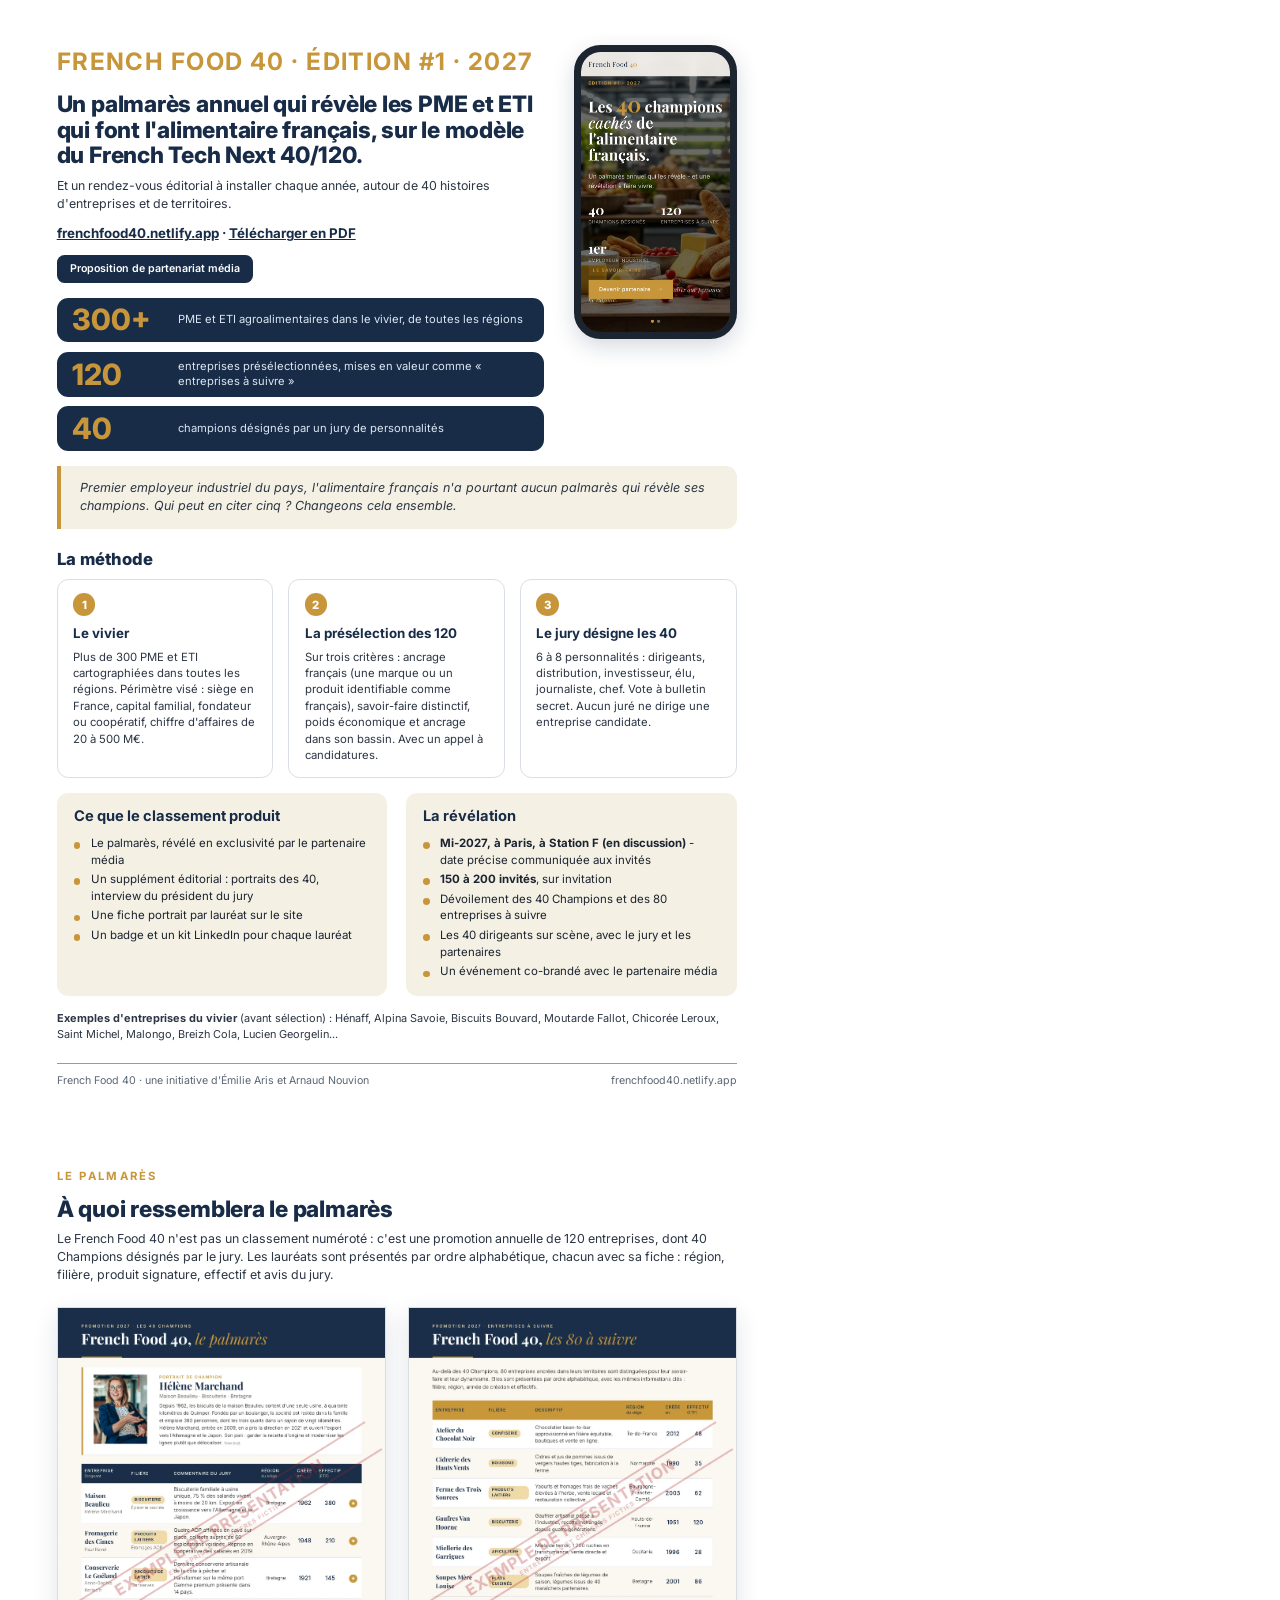
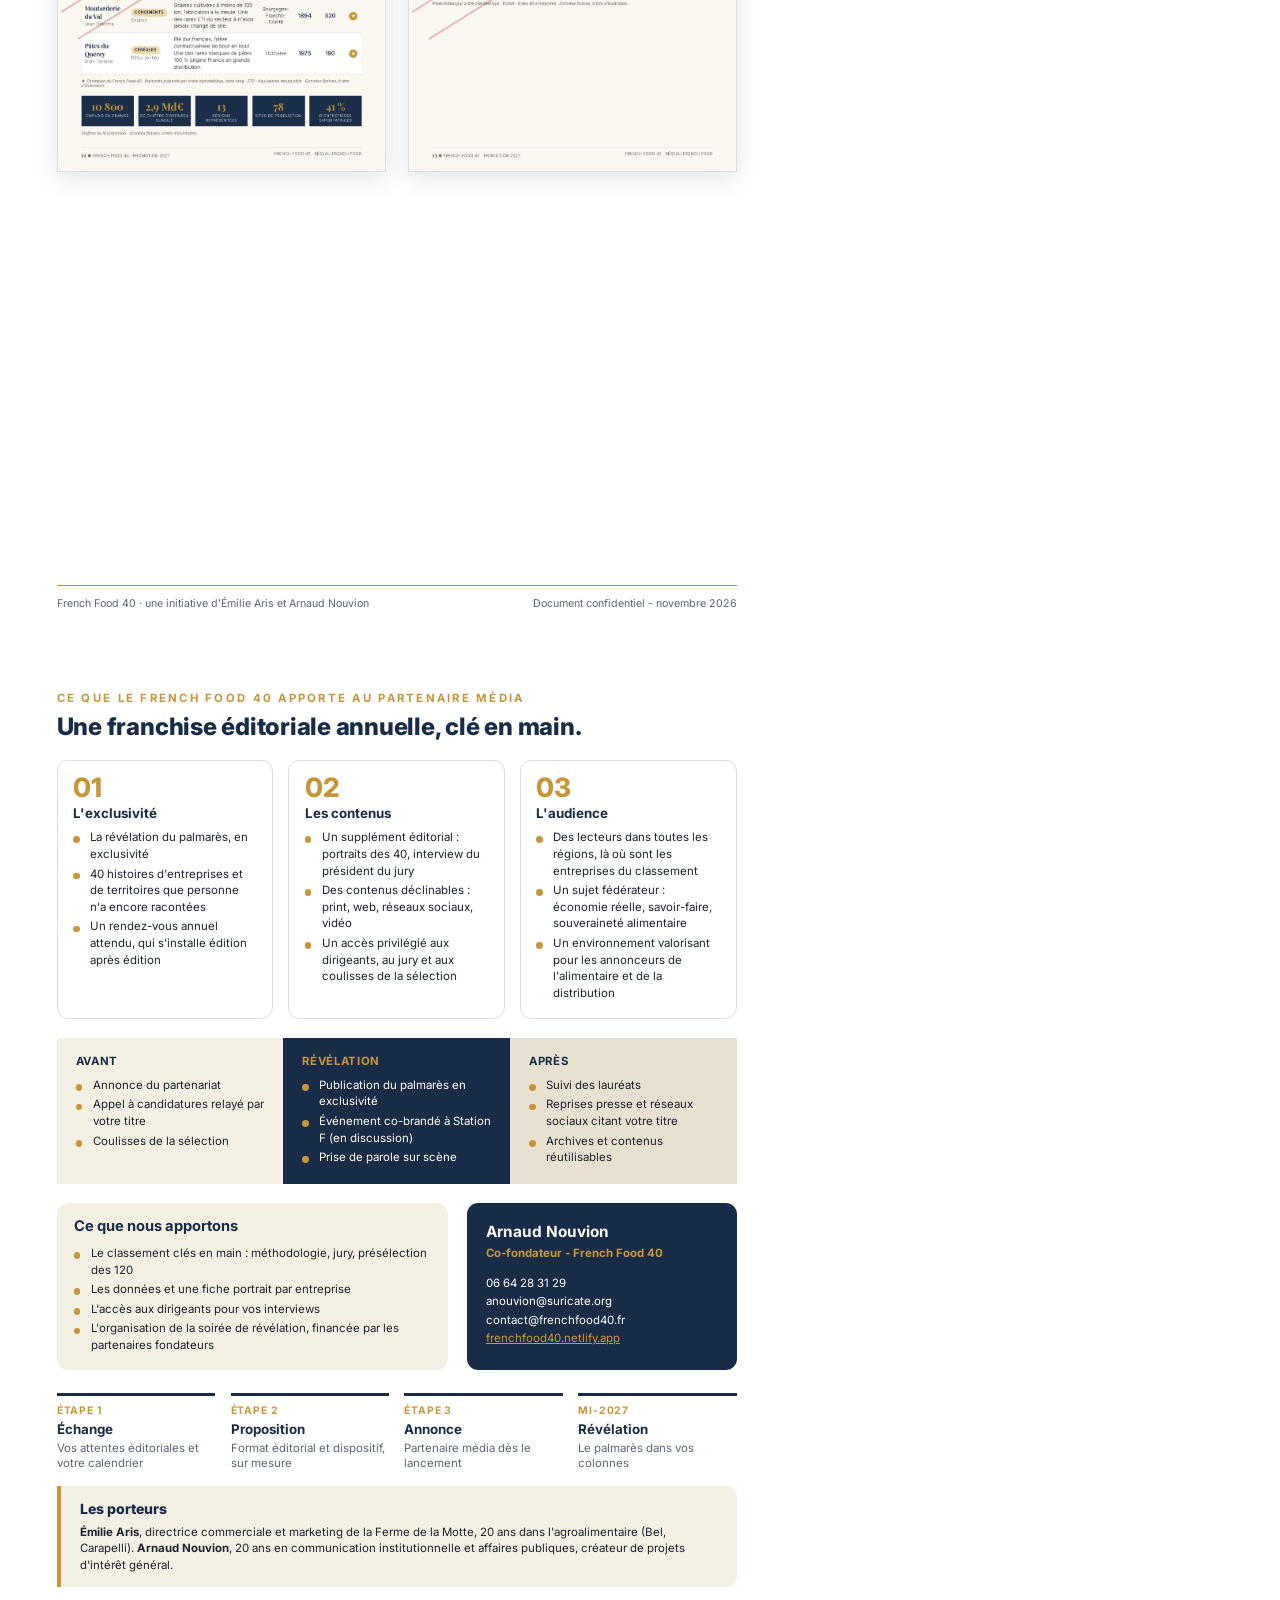
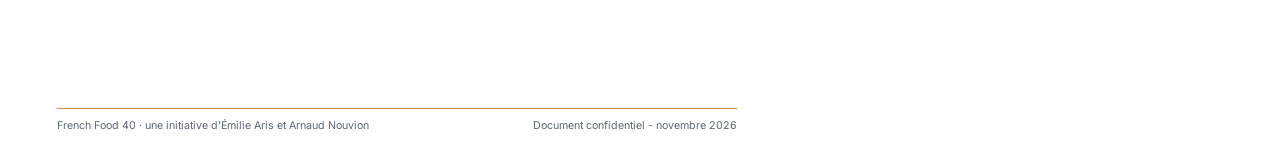
<file: dossier-partenaires/dossier_partenaires_french_food_40.html>
<!doctype html>
<html lang="fr"><head><meta charset="utf-8">
<link rel="preconnect" href="https://fonts.googleapis.com"><link rel="preconnect" href="https://fonts.gstatic.com" crossorigin>
<link href="https://fonts.googleapis.com/css2?family=Inter:ital,wght@0,400;0,600;0,700;0,800;1,400&display=swap" rel="stylesheet">
<style>
@page { size: A4; margin: 0; }
* { box-sizing: border-box; margin: 0; padding: 0; }
body { font-family: "Inter", sans-serif; color: #1c2430; font-size: 10pt; line-height: 1.45; }
.page { width: 210mm; height: 297mm; padding: 12mm 15mm 12mm; position: relative; page-break-after: always; overflow: hidden; }
.page:last-child { page-break-after: auto; }
:root { --navy:#182c48; --gold:#c8963a; --sand:#f4f0e4; --sand2:#e8e0d0; --line:#d9dee5; --muted:#5b6675; --disp:"Inter Display","Inter",sans-serif; }
.eyebrow { color:var(--gold); font-weight:700; font-size:8.5pt; text-transform:uppercase; letter-spacing:.2em; }
h1 { font-family:var(--disp); font-size:17pt; line-height:1.12; color:var(--navy); font-weight:800; margin-top:3mm; letter-spacing:-.01em; }
.sub { font-size:9.3pt; color:#2c3644; margin-top:2.5mm; }
.url { margin-top:3mm; font-weight:700; color:var(--navy); font-size:10pt; }
.url a { color:var(--navy); text-decoration:underline; }
.chip { display:inline-block; margin-top:3mm; background:var(--navy); color:#fff; font-size:8pt; font-weight:600; padding:1.6mm 3.5mm; border-radius:2mm; }
.hero { display:grid; grid-template-columns:1fr 43mm; gap:8mm; align-items:start; }
.phone { border:2mm solid #1c2430; border-radius:7mm; overflow:hidden; background:#1c2430; box-shadow:0 2mm 6mm rgba(24,44,72,.18); }
.phone img { display:block; width:100%; border-radius:5mm; }
.stats { display:grid; grid-template-columns:1fr; gap:2.5mm; margin-top:4mm; }
.stat { background:var(--navy); color:#fff; border-radius:3mm; padding:2mm 4mm; display:grid; grid-template-columns:28mm 1fr; align-items:center; }
.stat .n { font-family:var(--disp); font-size:22pt; font-weight:800; line-height:1; color:var(--gold); }
.stat .l { font-size:8.4pt; line-height:1.35; color:#dce6f2; }
.quote { margin-top:4mm; border-left:4px solid var(--gold); background:var(--sand); padding:3.5mm 5mm; font-style:italic; font-size:9.4pt; color:#2c3644; border-radius:0 3mm 3mm 0; }
h2 { font-family:var(--disp); font-size:12.5pt; color:var(--navy); font-weight:800; margin-top:5mm; margin-bottom:2mm; }
.three { display:grid; grid-template-columns:repeat(3,1fr); gap:4mm; }
.card { background:#fff; border:1px solid var(--line); border-radius:3mm; padding:3.5mm 4mm; }
.card .k { width:6mm; height:6mm; border-radius:50%; background:var(--gold); color:#fff; font-weight:800; font-size:8.5pt; display:flex; align-items:center; justify-content:center; margin-bottom:2mm; }
.card h3 { font-size:10pt; color:var(--navy); margin-bottom:1.5mm; }
.card p { font-size:8.5pt; color:#2c3644; }
.two { display:grid; grid-template-columns:1fr 1fr; gap:5mm; margin-top:4mm; }
.box { background:var(--sand); border-radius:3mm; padding:3.5mm 4.5mm; }
.box h3 { font-size:11pt; color:var(--navy); margin-bottom:2mm; }
ul.clean { list-style:none; }
ul.clean li { padding-left:4.5mm; position:relative; margin:.8mm 0; font-size:8.6pt; }
ul.clean li::before { content:""; position:absolute; left:0; top:1.9mm; width:1.8mm; height:1.8mm; border-radius:50%; background:var(--gold); }
.ex { margin-top:4mm; font-size:8.2pt; color:#2c3644; }
.foot { position:absolute; left:15mm; right:15mm; bottom:9mm; display:flex; justify-content:space-between; font-size:8pt; color:var(--muted); border-top:1px solid var(--gold); padding-top:2.5mm; }
/* page 2 */
.big { font-family:var(--disp); font-size:18pt; line-height:1.1; color:var(--navy); font-weight:800; margin-top:2mm; letter-spacing:-.01em; }
.num { font-family:var(--disp); font-size:20pt; font-weight:800; color:var(--gold); line-height:1; margin-bottom:1mm; }
.card.c2 { padding:3.5mm 4mm; }
.card.c2 li { font-size:8.6pt; }
.strip { display:grid; grid-template-columns:1fr 1fr 1fr; margin-top:5mm; }
.strip > div { padding:4mm 5mm; background:var(--sand); }
.strip .s2 { background:var(--navy); color:#fff; }
.strip .s3 { background:var(--sand2); }
.strip .w { font-size:8.5pt; font-weight:700; text-transform:uppercase; letter-spacing:.06em; color:var(--navy); margin-bottom:2mm; }
.strip .s2 .w { color:var(--gold); }
.strip li { font-size:8.4pt; }
.strip .s2 li::before { background:var(--gold); }
.row { display:grid; grid-template-columns:1.45fr 1fr; gap:5mm; margin-top:5mm; }
.contact { background:var(--navy); color:#fff; border-radius:3mm; padding:4.5mm 5mm; font-size:8.6pt; line-height:1.6; }
.contact b { font-size:11.5pt; display:block; }
.contact .role { color:var(--gold); font-weight:700; margin-bottom:3mm; display:block; }
.contact a { color:var(--gold); text-decoration:underline; }
.steps { display:grid; grid-template-columns:repeat(4,1fr); gap:4mm; margin-top:6mm; }
.steps > div { border-top:3px solid var(--navy); padding-top:2mm; }
.steps .e { font-size:7.8pt; font-weight:700; text-transform:uppercase; letter-spacing:.08em; color:var(--gold); }
.steps b { display:block; font-size:10pt; color:var(--navy); margin-top:.5mm; }
.steps span { font-size:8.6pt; color:var(--muted); line-height:1.3; display:block; margin-top:.5mm; }
.porteurs { margin-top:4mm; background:var(--sand); border-left:4px solid var(--gold); border-radius:0 3mm 3mm 0; padding:3.5mm 5mm; font-size:8.6pt; }
.porteurs .h { font-weight:800; color:var(--navy); font-size:10.5pt; margin-bottom:1mm; }
.eyebrow-marque { font-size:18pt; letter-spacing:.06em; }
.maquette { display:grid; grid-template-columns:1fr 1fr; gap:6mm; margin-top:6mm; }
.maquette img { display:block; width:100%; height:auto; border:1px solid var(--line); box-shadow:0 2mm 6mm rgba(24,44,72,.12); }
.pdf-link { color:var(--navy); font-weight:700; text-decoration:underline; }
@media print { .pdf-link { display:none; } }
</style></head><body>

<section class="page">
  <div class="hero">
    <div>
      <div class="eyebrow eyebrow-marque">French Food 40 · Édition #1 · 2027</div>
      <h1>Un palmarès annuel qui révèle les PME et ETI qui font l'alimentaire français, sur le modèle du French Tech Next 40/120.</h1>
      <p class="sub">Et un rendez-vous éditorial à installer chaque année, autour de 40 histoires d'entreprises et de territoires.</p>
      <div class="url"><a href="https://frenchfood40.netlify.app/">frenchfood40.netlify.app</a> · <a class="pdf-link" href="dossier_partenaires_french_food_40.pdf" download>Télécharger en PDF</a></div>
      <span class="chip">Proposition de partenariat média</span>
      <div class="stats">
        <div class="stat"><div class="n">300+</div><div class="l">PME et ETI agroalimentaires dans le vivier, de toutes les régions</div></div>
        <div class="stat"><div class="n">120</div><div class="l">entreprises présélectionnées, mises en valeur comme « entreprises à suivre »</div></div>
        <div class="stat"><div class="n">40</div><div class="l">champions désignés par un jury de personnalités</div></div>
      </div>
    </div>
    <div class="phone"><img src="site_mobile.png" alt=""></div>
  </div>

  <div class="quote">Premier employeur industriel du pays, l'alimentaire français n'a pourtant aucun palmarès qui révèle ses champions. Qui peut en citer cinq ? Changeons cela ensemble.</div>

  <h2>La méthode</h2>
  <div class="three">
    <div class="card"><div class="k">1</div><h3>Le vivier</h3><p>Plus de 300 PME et ETI cartographiées dans toutes les régions. Périmètre visé : siège en France, capital familial, fondateur ou coopératif, chiffre d'affaires de 20 à 500 M€.</p></div>
    <div class="card"><div class="k">2</div><h3>La présélection des 120</h3><p>Sur trois critères : ancrage français (une marque ou un produit identifiable comme français), savoir-faire distinctif, poids économique et ancrage dans son bassin. Avec un appel à candidatures.</p></div>
    <div class="card"><div class="k">3</div><h3>Le jury désigne les 40</h3><p>6 à 8 personnalités : dirigeants, distribution, investisseur, élu, journaliste, chef. Vote à bulletin secret. Aucun juré ne dirige une entreprise candidate.</p></div>
  </div>

  <div class="two">
    <div class="box"><h3>Ce que le classement produit</h3>
      <ul class="clean">
        <li>Le palmarès, révélé en exclusivité par le partenaire média</li>
        <li>Un supplément éditorial : portraits des 40, interview du président du jury</li>
        <li>Une fiche portrait par lauréat sur le site</li>
        <li>Un badge et un kit LinkedIn pour chaque lauréat</li>
      </ul></div>
    <div class="box"><h3>La révélation</h3>
      <ul class="clean">
        <li><b>Mi-2027, à Paris, à Station F (en discussion)</b> - date précise communiquée aux invités</li>
        <li><b>150 à 200 invités</b>, sur invitation</li>
        <li>Dévoilement des 40 Champions et des 80 entreprises à suivre</li>
        <li>Les 40 dirigeants sur scène, avec le jury et les partenaires</li>
        <li>Un événement co-brandé avec le partenaire média</li>
      </ul></div>
  </div>

  <p class="ex"><b>Exemples d'entreprises du vivier</b> (avant sélection) : Hénaff, Alpina Savoie, Biscuits Bouvard, Moutarde Fallot, Chicorée Leroux, Saint Michel, Malongo, Breizh Cola, Lucien Georgelin...</p>

  <div class="foot"><span>French Food 40 · une initiative d'Émilie Aris et Arnaud Nouvion</span><span>frenchfood40.netlify.app</span></div>
</section>

<section class="page">
  <div class="eyebrow">Le palmarès</div>
  <h1>À quoi ressemblera le palmarès</h1>
  <p class="sub">Le French Food 40 n'est pas un classement numéroté : c'est une promotion annuelle de 120 entreprises, dont 40 Champions désignés par le jury. Les lauréats sont présentés par ordre alphabétique, chacun avec sa fiche : région, filière, produit signature, effectif et avis du jury.</p>
  <div class="maquette">
    <img src="palmares-exemple-1.webp" width="1653" height="2339" alt="Maquette de la page 1 du palmarès : les 40 Champions">
    <img src="palmares-exemple-2.webp" width="1653" height="2339" alt="Maquette de la page 2 du palmarès : les 80 entreprises à suivre">
  </div>
  <div class="foot"><span>French Food 40 · une initiative d'Émilie Aris et Arnaud Nouvion</span><span>Document confidentiel - novembre 2026</span></div>
</section>

<section class="page">
  <div class="eyebrow">Ce que le French Food 40 apporte au partenaire média</div>
  <div class="big">Une franchise éditoriale annuelle, clé en main.</div>

  <div class="three" style="margin-top:5mm">
    <div class="card c2"><div class="num">01</div><h3>L'exclusivité</h3>
      <ul class="clean"><li>La révélation du palmarès, en exclusivité</li><li>40 histoires d'entreprises et de territoires que personne n'a encore racontées</li><li>Un rendez-vous annuel attendu, qui s'installe édition après édition</li></ul></div>
    <div class="card c2"><div class="num">02</div><h3>Les contenus</h3>
      <ul class="clean"><li>Un supplément éditorial : portraits des 40, interview du président du jury</li><li>Des contenus déclinables : print, web, réseaux sociaux, vidéo</li><li>Un accès privilégié aux dirigeants, au jury et aux coulisses de la sélection</li></ul></div>
    <div class="card c2"><div class="num">03</div><h3>L'audience</h3>
      <ul class="clean"><li>Des lecteurs dans toutes les régions, là où sont les entreprises du classement</li><li>Un sujet fédérateur : économie réelle, savoir-faire, souveraineté alimentaire</li><li>Un environnement valorisant pour les annonceurs de l'alimentaire et de la distribution</li></ul></div>
  </div>

  <div class="strip">
    <div><div class="w">Avant</div>
      <ul class="clean"><li>Annonce du partenariat</li><li>Appel à candidatures relayé par votre titre</li><li>Coulisses de la sélection</li></ul></div>
    <div class="s2"><div class="w">Révélation</div>
      <ul class="clean"><li>Publication du palmarès en exclusivité</li><li>Événement co-brandé à Station F (en discussion)</li><li>Prise de parole sur scène</li></ul></div>
    <div class="s3"><div class="w">Après</div>
      <ul class="clean"><li>Suivi des lauréats</li><li>Reprises presse et réseaux sociaux citant votre titre</li><li>Archives et contenus réutilisables</li></ul></div>
  </div>

  <div class="row">
    <div class="box"><h3>Ce que nous apportons</h3>
      <ul class="clean">
        <li>Le classement clés en main : méthodologie, jury, présélection des 120</li>
        <li>Les données et une fiche portrait par entreprise</li>
        <li>L'accès aux dirigeants pour vos interviews</li>
        <li>L'organisation de la soirée de révélation, financée par les partenaires fondateurs</li>
      </ul></div>
    <div class="contact"><b>Arnaud Nouvion</b><span class="role">Co-fondateur - French Food 40</span>06 64 28 31 29<br><a href="mailto:anouvion@suricate.org" style="color:#fff;text-decoration:none">anouvion@suricate.org</a><br><a href="mailto:contact@frenchfood40.fr" style="color:#fff;text-decoration:none">contact@frenchfood40.fr</a><br><a href="https://frenchfood40.netlify.app/">frenchfood40.netlify.app</a></div>
  </div>

  <div class="steps">
    <div><div class="e">Étape 1</div><b>Échange</b><span>Vos attentes éditoriales et votre calendrier</span></div>
    <div><div class="e">Étape 2</div><b>Proposition</b><span>Format éditorial et dispositif, sur mesure</span></div>
    <div><div class="e">Étape 3</div><b>Annonce</b><span>Partenaire média dès le lancement</span></div>
    <div><div class="e">Mi-2027</div><b>Révélation</b><span>Le palmarès dans vos colonnes</span></div>
  </div>

  <div class="porteurs"><div class="h">Les porteurs</div>
    <b>Émilie Aris</b>, directrice commerciale et marketing de la Ferme de la Motte, 20 ans dans l'agroalimentaire (Bel, Carapelli). <b>Arnaud Nouvion</b>, 20 ans en communication institutionnelle et affaires publiques, créateur de projets d'intérêt général.</div>

  <div class="foot"><span>French Food 40 · une initiative d'Émilie Aris et Arnaud Nouvion</span><span>Document confidentiel - novembre 2026</span></div>
</section>
</body></html>
</file>
